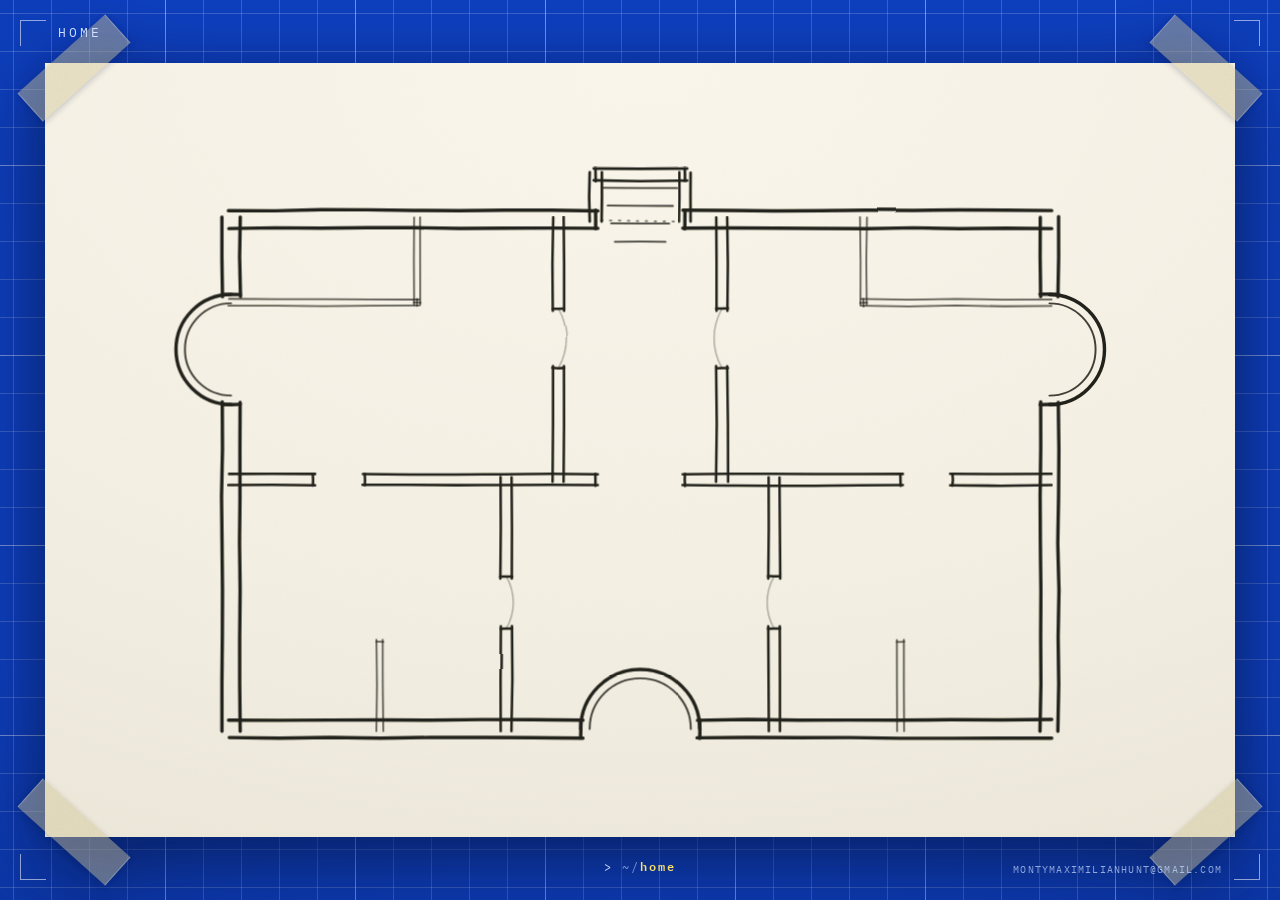
<file: index.html>
<!DOCTYPE html>
<html lang="en">
<head>
  <meta charset="UTF-8" />
  <meta name="viewport" content="width=device-width, initial-scale=1.0" />
  <title>Monty Hunt — The House</title>
  <link rel="preconnect" href="https://fonts.googleapis.com" />
  <link rel="preconnect" href="https://fonts.gstatic.com" crossorigin />
  <link href="https://fonts.googleapis.com/css2?family=Cinzel:wght@600;700;800&family=EB+Garamond:ital,wght@0,400;0,500;0,600;1,400;1,500;1,600&family=Oswald:wght@500;600;700&family=IBM+Plex+Mono:wght@400;500;600&display=swap" rel="stylesheet" />
  <style>
    :root{
      --mat:#0E3FBE; --mat-deep:#0A2E8C; --mat-line:rgba(255,255,255,0.18); --mat-line2:rgba(255,255,255,0.30);
      --hud:#CFE0FF; --hud-bright:#FFFFFF;
      --paper:#F3EFE3; --ink:#23221B; --ink-soft:#6C6D60;
      --mono:'IBM Plex Mono',ui-monospace,monospace;
    }
    *{box-sizing:border-box;margin:0;padding:0;}
    html,body{height:100%;}
    body{
      font-family:var(--mono);overflow:hidden;
      background:
        radial-gradient(130% 120% at 50% 42%, var(--mat) 0%, var(--mat) 46%, var(--mat-deep) 100%);
      display:flex;align-items:center;justify-content:center;
    }
    /* blueprint grid + heavier rule */
    .mat{position:fixed;inset:0;z-index:0;pointer-events:none;
      background-image:
        linear-gradient(var(--mat-line) 1px,transparent 1px),
        linear-gradient(90deg,var(--mat-line) 1px,transparent 1px),
        linear-gradient(var(--mat-line2) 1.4px,transparent 1.4px),
        linear-gradient(90deg,var(--mat-line2) 1.4px,transparent 1.4px);
      background-size:38px 38px,38px 38px,190px 190px,190px 190px;
      background-position:center;}
    .mat::after{content:'';position:absolute;inset:0;
      background:radial-gradient(120% 120% at 50% 40%,transparent 60%,rgba(5,20,70,0.45) 100%);}

    /* HUD on the mat */
    .hud{position:fixed;inset:0;z-index:30;pointer-events:none;font-family:var(--mono);color:var(--hud);}
    .hud .br{position:absolute;width:26px;height:26px;border:1.5px solid rgba(255,255,255,0.55);}
    .hud .tl{top:20px;left:20px;border-right:0;border-bottom:0;}
    .hud .tr{top:20px;right:20px;border-left:0;border-bottom:0;}
    .hud .bl{bottom:20px;left:20px;border-right:0;border-top:0;}
    .hud .brc{bottom:20px;right:20px;border-left:0;border-top:0;}
    .hud .t{position:absolute;font-size:11px;letter-spacing:.2em;text-transform:uppercase;}
    .hud .h-tl{top:24px;left:58px;} .hud .h-tr{top:24px;right:58px;text-align:right;}
    .hud .h-bl{bottom:24px;left:58px;} .hud .h-br{bottom:24px;right:58px;text-align:right;}
    .hud b{color:var(--hud-bright);font-weight:600;}
    .hud .status{position:absolute;bottom:24px;left:50%;transform:translateX(-50%);font-size:12px;letter-spacing:.16em;}
    .hud .status .pf{opacity:.6;} .hud .status #cmd{color:#FFE16B;font-weight:600;}
    .hud a{color:var(--hud);text-decoration:none;pointer-events:auto;}
    .hud a:hover{color:var(--hud-bright);}

    /* the paper */
    .stage{position:relative;z-index:10;width:100vw;height:100vh;display:flex;align-items:center;justify-content:center;}
    .paper{position:relative;width:min(93vw, calc(91vh * 1.538));aspect-ratio:1600 / 1040;
      background:radial-gradient(135% 130% at 50% 0%, #FAF6EB 0%, var(--paper) 55%, #E8E3D4 100%);
      transform:none;
      filter:drop-shadow(0 30px 46px rgba(6,18,60,0.5)) drop-shadow(0 10px 18px rgba(6,18,60,0.32));
      opacity:0;animation:land .8s cubic-bezier(.18,.9,.24,1.02) .15s forwards;}
    @keyframes land{
      0%{opacity:0;transform:translateY(-46px) scale(1.035);}
      70%{opacity:1;transform:translateY(5px) scale(.997);}
      100%{opacity:1;transform:translateY(0) scale(1);}}
    .paper::after{content:'';position:absolute;inset:0;pointer-events:none;mix-blend-mode:multiply;opacity:.5;
      background-image:url("data:image/svg+xml,%3Csvg xmlns='http://www.w3.org/2000/svg' width='240' height='240'%3E%3Cfilter id='n'%3E%3CfeTurbulence type='fractalNoise' baseFrequency='0.8' numOctaves='3' stitchTiles='stitch'/%3E%3CfeColorMatrix type='saturate' values='0'/%3E%3C/filter%3E%3Crect width='240' height='240' filter='url(%23n)' opacity='0.05'/%3E%3C/svg%3E");}
    .paper svg{position:absolute;inset:0;width:100%;height:100%;display:block;}

    /* edge smudges */
    .smudge{position:absolute;pointer-events:none;mix-blend-mode:multiply;border-radius:50%;opacity:0;
      transition:opacity 1s ease;}
    .sm1{width:120px;height:60px;left:-10px;top:32%;background:radial-gradient(ellipse,rgba(70,60,40,.13),transparent 70%);transform:rotate(-18deg);}
    .sm2{width:150px;height:70px;right:4%;bottom:-12px;background:radial-gradient(ellipse,rgba(70,60,40,.11),transparent 70%);}
    .sm3{width:90px;height:90px;right:-8px;top:24%;background:radial-gradient(circle,rgba(80,70,45,.12),transparent 68%);}
    .sm4{width:70px;height:70px;left:18%;bottom:-6px;background:radial-gradient(circle,rgba(80,70,45,.10),transparent 68%);}

    /* corner tape */
    .tape{position:absolute;width:118px;height:38px;background:rgba(212,200,150,0.42);
      box-shadow:0 2px 6px rgba(6,18,60,.18);opacity:0;
      border-left:1px solid rgba(255,255,255,.25);border-right:1px solid rgba(255,255,255,.25);}
    .tape::after{content:'';position:absolute;inset:0;mix-blend-mode:multiply;opacity:.5;
      background-image:url("data:image/svg+xml,%3Csvg xmlns='http://www.w3.org/2000/svg' width='80' height='40'%3E%3Cfilter id='t'%3E%3CfeTurbulence type='fractalNoise' baseFrequency='0.6' numOctaves='2'/%3E%3CfeColorMatrix type='saturate' values='0'/%3E%3C/filter%3E%3Crect width='80' height='40' filter='url(%23t)' opacity='0.12'/%3E%3C/svg%3E");}
    .tp1{top:-14px;left:-30px;transform:rotate(-42deg);}
    .tp2{top:-14px;right:-30px;transform:rotate(42deg);}
    .tp3{bottom:-14px;left:-30px;transform:rotate(42deg);}
    .tp4{bottom:-14px;right:-30px;transform:rotate(-42deg);}
    .taped .tape{animation:tapeOn .35s ease forwards;}
    .taped .tp1{animation-delay:.0s;} .taped .tp2{animation-delay:.08s;}
    .taped .tp3{animation-delay:.16s;} .taped .tp4{animation-delay:.24s;}
    @keyframes tapeOn{0%{opacity:0;transform:scale(1.25) var(--rot);}100%{opacity:1;}}
    /* enter-room fade */
    #enter-fade{position:fixed;inset:0;z-index:60;background:#9C2A22;opacity:0;pointer-events:none;
      transition:opacity .48s ease;}
  </style>
</head>
<body>
  <div class="mat"></div>
  <div class="hud">
    <span class="br tl"></span><span class="br tr"></span><span class="br bl"></span><span class="br brc"></span>
    <div class="t h-tl" style="font-size:13px;letter-spacing:.22em;">HOME</div>
    <div class="t h-br" style="font-size:10px;letter-spacing:.12em;opacity:.7;"><a href="mailto:montymaximilianhunt@gmail.com">montymaximilianhunt@gmail.com</a></div>
    <div class="status">&gt; <span class="pf">~/</span><span id="cmd">home</span></div>
  </div>

  <div class="stage">
    <div class="paper" id="paper">
      <span class="smudge sm1"></span><span class="smudge sm2"></span><span class="smudge sm3"></span><span class="smudge sm4"></span>
      <div id="plan"></div>
      <span class="tape tp1"></span><span class="tape tp2"></span><span class="tape tp3"></span><span class="tape tp4"></span>
    </div>
  </div>
  <div id="enter-fade"></div>

  <script src="plan.js"></script>
</body>
</html>
</file>
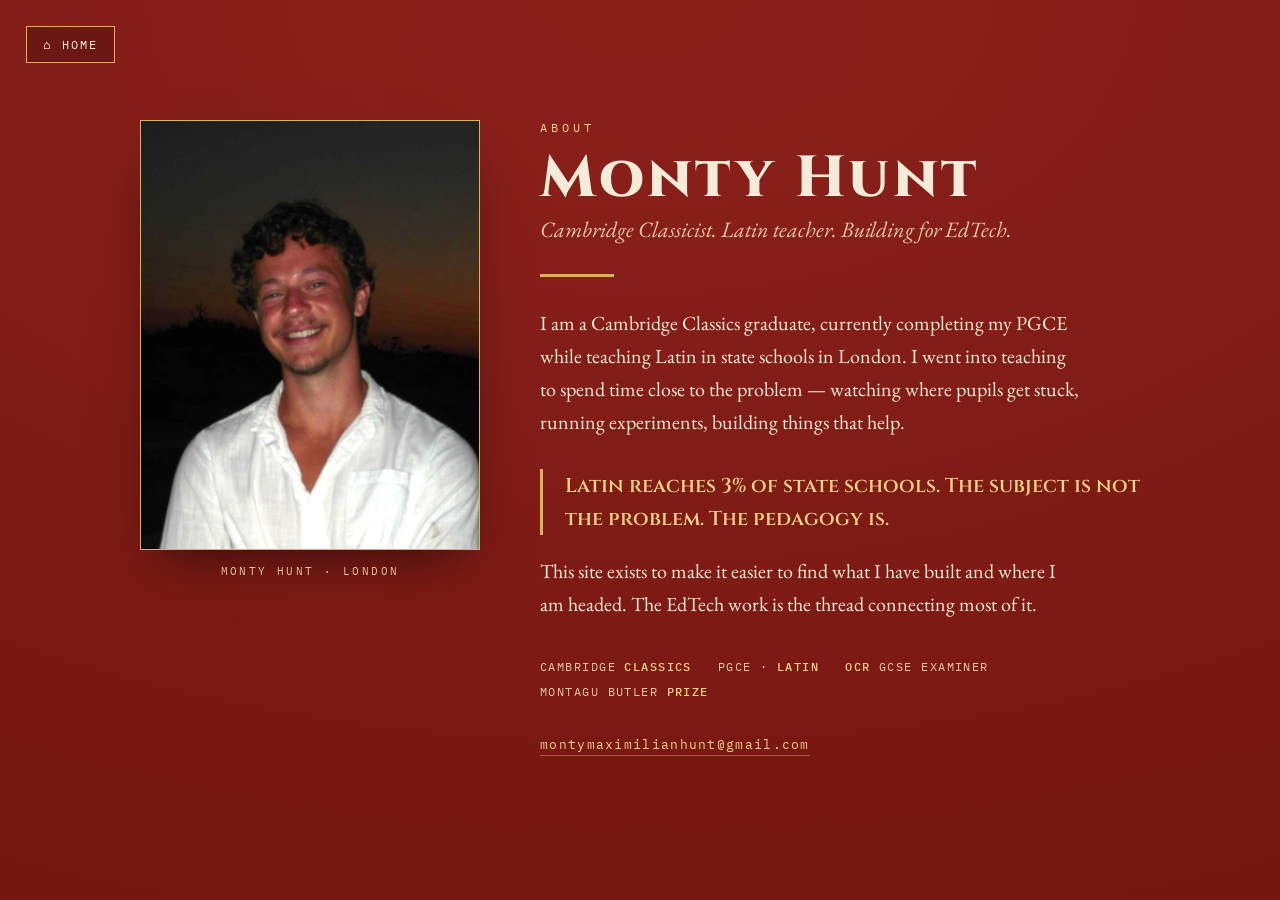
<file: about.html>
<!DOCTYPE html>
<html lang="en">
<head>
<meta charset="UTF-8" />
<meta name="viewport" content="width=device-width, initial-scale=1.0" />
<title>Monty Hunt</title>
<link rel="preconnect" href="https://fonts.googleapis.com" />
<link rel="preconnect" href="https://fonts.gstatic.com" crossorigin />
<link href="https://fonts.googleapis.com/css2?family=Cinzel:wght@600;700;800&family=EB+Garamond:ital,wght@0,400;0,500;0,600;1,400;1,500&family=IBM+Plex+Mono:wght@400;500&display=swap" rel="stylesheet" />
<style>
  :root{--ground:#8C211C;--ground2:#74160F;--ink:#F4ECD8;--soft:#E3C9A0;--gold:#D9B25A;--gold-hi:#F0D588;}
  *{box-sizing:border-box;margin:0;padding:0;}
  html,body{min-height:100%;}
  html{background:#74160F;}
  body{font-family:'EB Garamond',serif;color:#F4ECD8;overflow-x:hidden;min-height:100vh;
    background:radial-gradient(130% 110% at 50% 0%,#8C211C 0%,#74160F 100%);}
  .home{position:fixed;top:26px;left:26px;z-index:20;display:inline-flex;align-items:center;gap:9px;
    font-family:'IBM Plex Mono',monospace;font-size:12px;letter-spacing:.18em;text-transform:uppercase;
    color:#F4ECD8;text-decoration:none;padding:10px 16px;border:1.5px solid #D9B25A;
    background:rgba(0,0,0,.18);transition:background .25s,color .25s;}
  .home:hover{background:#D9B25A;color:#74160F;}
  .wrap{max-width:1080px;margin:0 auto;padding:120px 40px 90px;
    display:grid;grid-template-columns:340px 1fr;gap:60px;align-items:start;}
  @media(max-width:820px){.wrap{grid-template-columns:1fr;gap:36px;padding-top:100px;}}
  .portrait img{display:block;width:340px;height:430px;object-fit:cover;object-position:center top;
    border:1px solid #D9B25A;box-shadow:0 24px 50px -20px rgba(0,0,0,.6);}
  @media(max-width:820px){.portrait img{width:260px;height:330px;margin:0 auto;}}
  .cap{margin-top:14px;font-family:'IBM Plex Mono',monospace;font-size:11px;letter-spacing:.22em;
    text-transform:uppercase;color:#E3C9A0;text-align:center;}
  .eyebrow{font-family:'IBM Plex Mono',monospace;font-size:12px;letter-spacing:.34em;text-transform:uppercase;color:#F0D588;margin-bottom:14px;}
  h1{font-family:'Cinzel',serif;font-weight:800;font-size:58px;letter-spacing:.06em;line-height:1.04;margin:0 0 6px;}
  .role{font-style:italic;font-size:22px;color:#E3C9A0;margin-bottom:30px;}
  .rule{width:74px;height:3px;background:#D9B25A;margin:0 0 30px;}
  .bio p{font-size:20px;line-height:1.65;margin-bottom:20px;max-width:54ch;}
  .pull{font-family:'Cinzel',serif;font-weight:600;font-size:24px;line-height:1.4;color:#F0D588;
    border-left:3px solid #D9B25A;padding-left:22px;margin:30px 0;max-width:46ch;}
  .meta{margin-top:38px;display:flex;flex-wrap:wrap;gap:10px 26px;font-family:'IBM Plex Mono',monospace;
    font-size:12px;letter-spacing:.12em;color:#E3C9A0;text-transform:uppercase;}
  .meta b{color:#F0D588;font-weight:500;}
  .email{margin-top:34px;}
  .email a{font-family:'IBM Plex Mono',monospace;font-size:13px;letter-spacing:.1em;
    color:#F0D588;text-decoration:none;border-bottom:1px solid rgba(240,213,136,.35);padding-bottom:2px;}
  .email a:hover{border-color:#F0D588;}
  .fade{position:fixed;inset:0;z-index:50;background:#8C211C;pointer-events:none;animation:rev .7s ease forwards;}
  @keyframes rev{to{opacity:0;}}
</style>
</head>
<body>
  <a class="home" href="index.html">&#8962; Home</a>
  <div class="wrap">
    <div class="portrait">
      <img src="images/monty.jpg" alt="Monty Hunt" />
      <div class="cap">Monty Hunt &middot; London</div>
    </div>
    <div>
      <div class="eyebrow">About</div>
      <h1>Monty Hunt</h1>
      <div class="role">Cambridge Classicist. Latin teacher. Building for EdTech.</div>
      <div class="rule"></div>
      <div class="bio">
        <p>I am a Cambridge Classics graduate, currently completing my PGCE while teaching Latin in state schools in London. I went into teaching to spend time close to the problem &#8212; watching where pupils get stuck, running experiments, building things that help.</p>
        <p class="pull">Latin reaches 3% of state schools. The subject is not the problem. The pedagogy is.</p>
        <p>This site exists to make it easier to find what I have built and where I am headed. The EdTech work is the thread connecting most of it.</p>
      </div>
      <div class="meta">
        <span>Cambridge <b>Classics</b></span>
        <span>PGCE &middot; <b>Latin</b></span>
        <span><b>OCR</b> GCSE Examiner</span>
        <span>Montagu Butler <b>Prize</b></span>
      </div>
      <div class="email">
        <a href="mailto:montymaximilianhunt@gmail.com">montymaximilianhunt@gmail.com</a>
      </div>
    </div>
  </div>
  <div class="fade"></div>
</body>
</html>
</file>
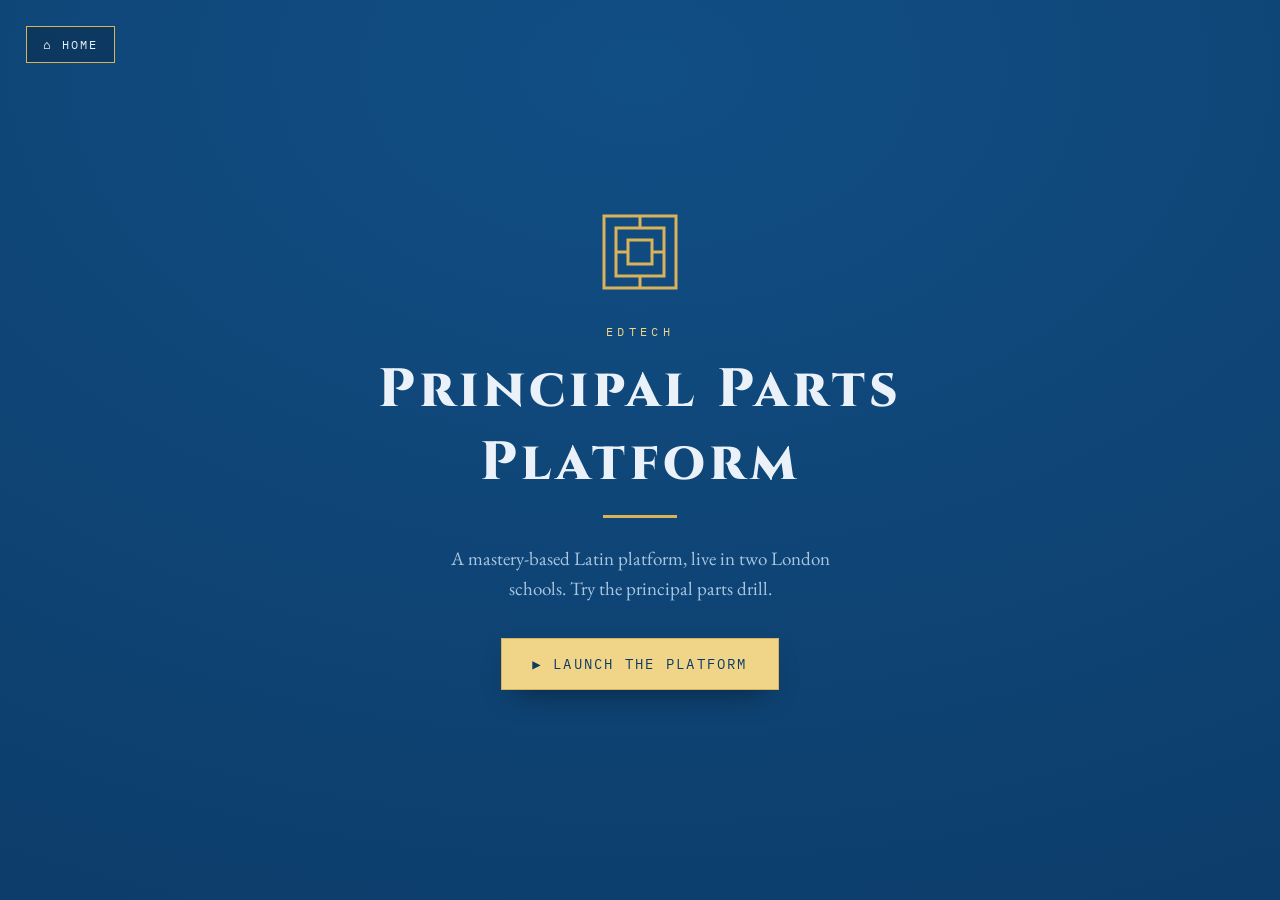
<file: edtech.html>
<!DOCTYPE html>
<html lang="en">
<head>
<meta charset="UTF-8" />
<meta name="viewport" content="width=device-width, initial-scale=1.0" />
<title>Principal Parts Platform</title>
<link rel="preconnect" href="https://fonts.googleapis.com" />
<link rel="preconnect" href="https://fonts.gstatic.com" crossorigin />
<link href="https://fonts.googleapis.com/css2?family=Cinzel:wght@600;700;800&family=EB+Garamond:ital,wght@0,400;0,500;1,400;1,500&family=IBM+Plex+Mono:wght@400;500&display=swap" rel="stylesheet" />
<style>
  *{box-sizing:border-box;margin:0;padding:0;}
  html,body{height:100%;}
  body{font-family:'EB Garamond',serif;color:#EAF1F8;overflow:hidden;
    background:radial-gradient(130% 120% at 50% 8%,#114E84 0%,#0C3A66 100%);
    display:flex;align-items:center;justify-content:center;text-align:center;}
  .home{position:fixed;top:26px;left:26px;z-index:20;display:inline-flex;align-items:center;gap:9px;
    font-family:'IBM Plex Mono',monospace;font-size:12px;letter-spacing:.18em;text-transform:uppercase;
    color:#EAF1F8;text-decoration:none;padding:10px 16px;border:1.5px solid #D9B25A;
    background:rgba(0,0,0,.2);transition:background .25s,color .25s;}
  .home:hover{background:#D9B25A;color:#0C3A66;}
  .center{position:relative;padding:40px;max-width:680px;}
  .maze{margin:0 auto 30px;display:block;}
  .eyebrow{font-family:'IBM Plex Mono',monospace;font-size:12px;letter-spacing:.36em;text-transform:uppercase;color:#F0D588;margin-bottom:14px;}
  h1{font-family:'Cinzel',serif;font-weight:800;font-size:54px;letter-spacing:.08em;margin:0 0 16px;}
  .rule{width:74px;height:3px;background:#D9B25A;margin:0 auto 26px;}
  .note{font-size:19px;line-height:1.6;color:#A9C6E0;max-width:46ch;margin:0 auto 34px;}
  .launch{display:inline-flex;align-items:center;gap:12px;font-family:'IBM Plex Mono',monospace;
    font-size:14px;letter-spacing:.16em;text-transform:uppercase;text-decoration:none;
    color:#0C3A66;background:#F0D588;padding:16px 30px;border:1.5px solid #D9B25A;
    transition:transform .2s,box-shadow .2s;box-shadow:0 12px 30px -14px rgba(0,0,0,.6);}
  .launch:hover{transform:translateY(-3px);box-shadow:0 20px 40px -16px rgba(0,0,0,.6);}
  .fade{position:fixed;inset:0;z-index:50;background:#114E84;pointer-events:none;animation:rev .7s ease forwards;}
  @keyframes rev{to{opacity:0;}}
</style>
</head>
<body>
  <a class="home" href="index.html">&#8962; Home</a>
  <div class="center">
    <svg class="maze" width="84" height="84" viewBox="0 0 84 84" fill="none" stroke="#D9B25A" stroke-width="3">
      <rect x="6" y="6" width="72" height="72"/>
      <rect x="18" y="18" width="48" height="48"/>
      <rect x="30" y="30" width="24" height="24"/>
      <path d="M42 6 V18 M66 42 H54 M42 78 V66 M18 42 H30" stroke-width="3"/>
    </svg>
    <div class="eyebrow">EdTech</div>
    <h1>Principal Parts Platform</h1>
    <div class="rule"></div>
    <p class="note">A mastery-based Latin platform, live in two London schools. Try the principal parts drill.</p>
    <a class="launch" href="platform-demo.html">&#9654; Launch the platform</a>
  </div>
  <div class="fade"></div>
</body>
</html>
</file>
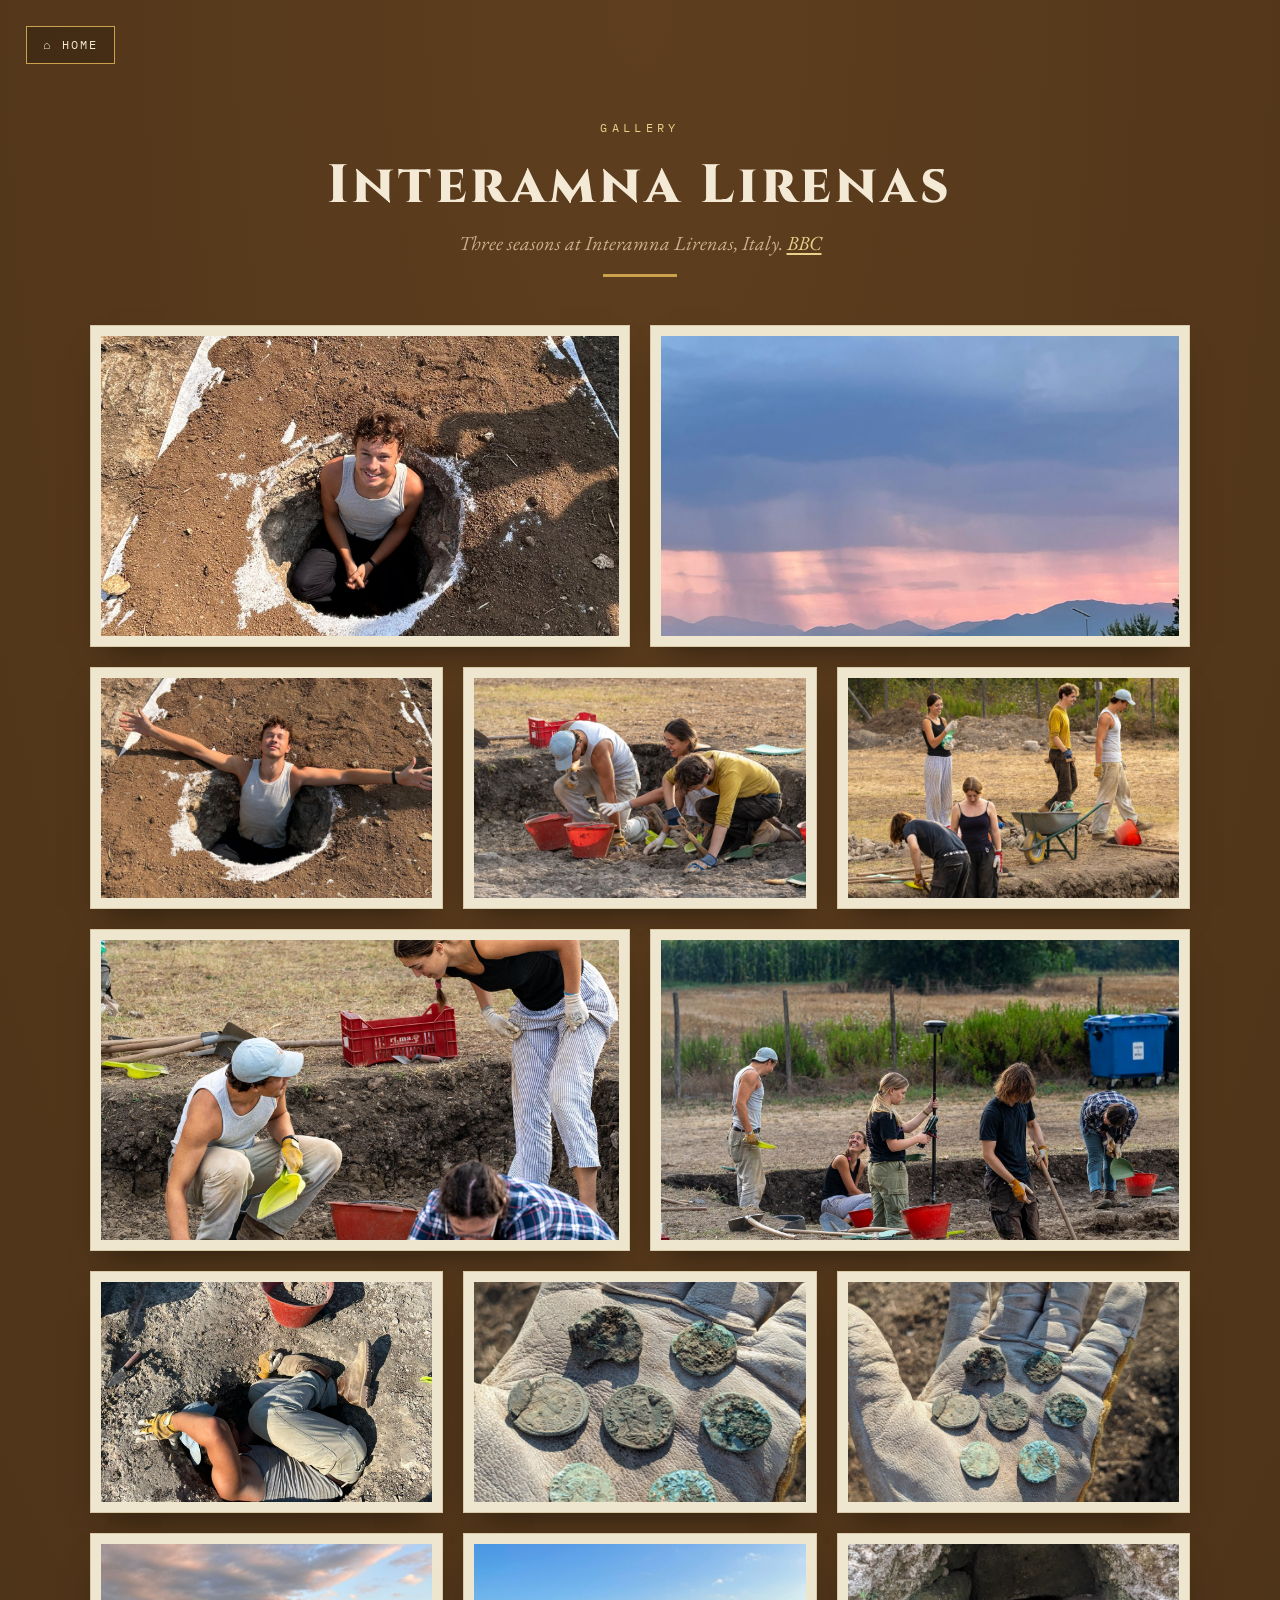
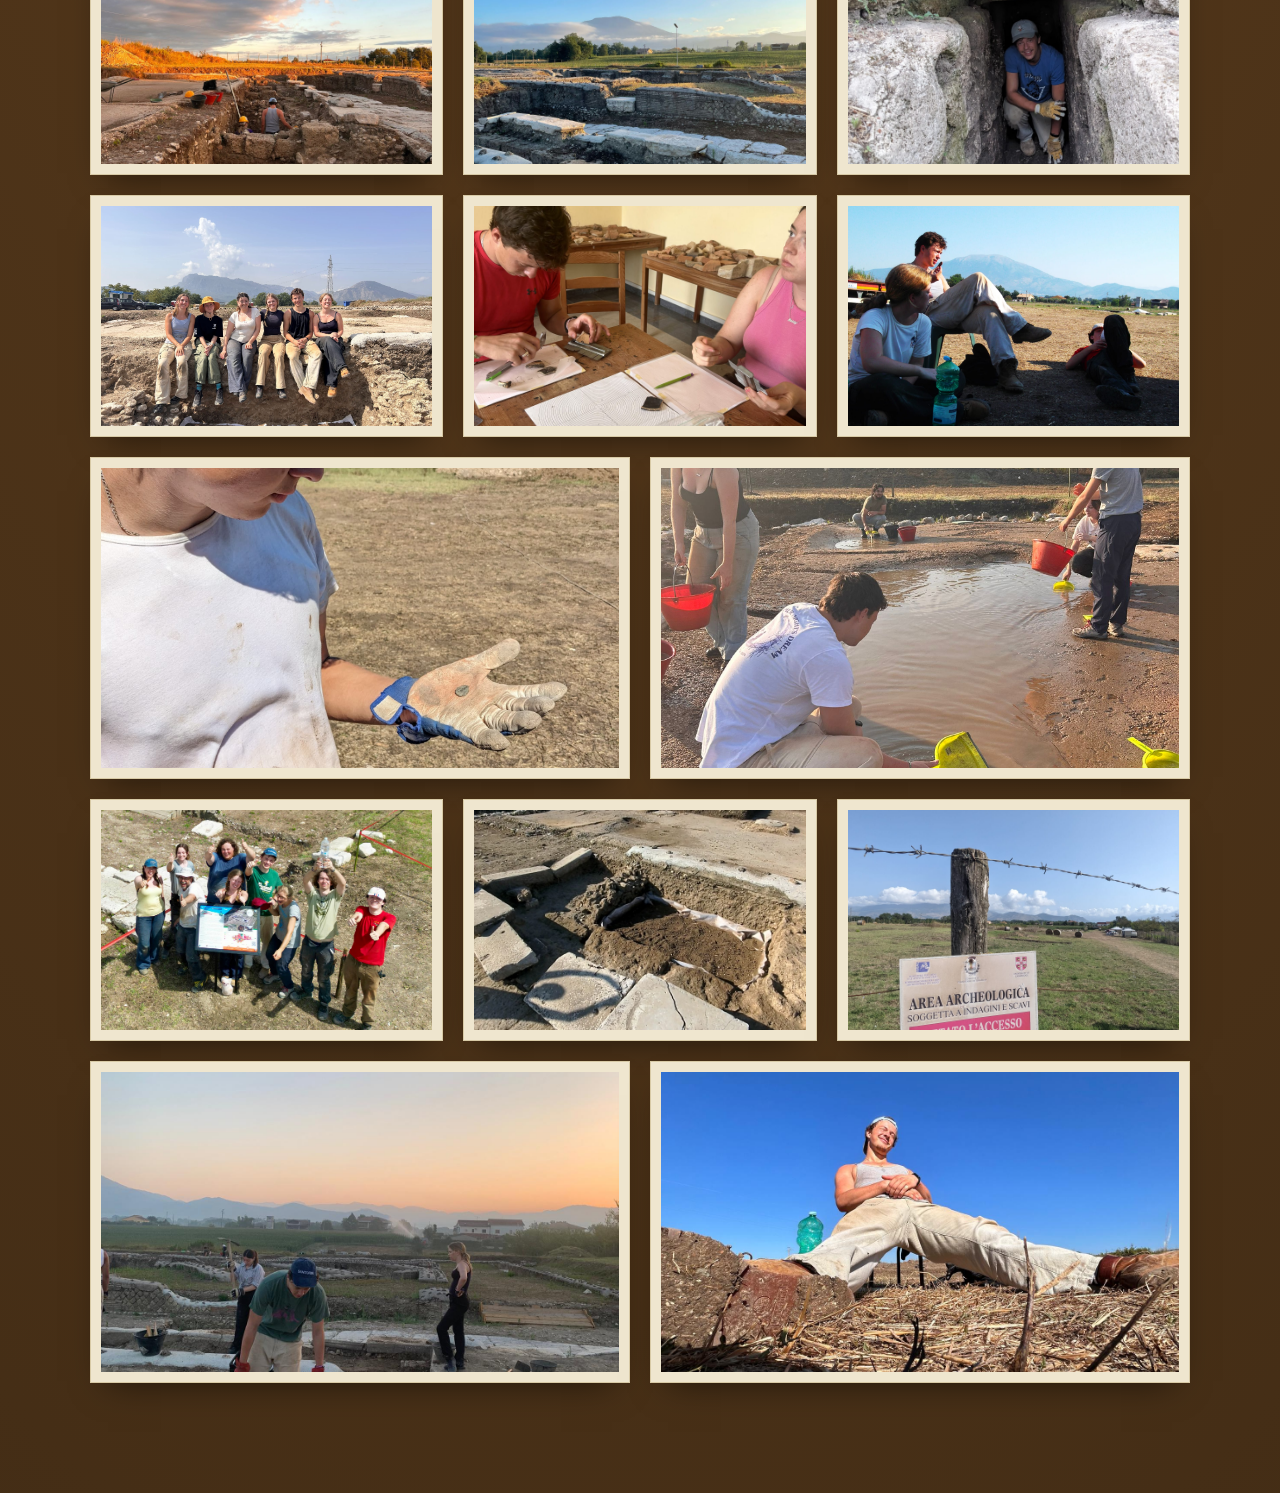
<file: gallery.html>
<!DOCTYPE html>
<html lang="en">
<head>
<meta charset="UTF-8" />
<meta name="viewport" content="width=device-width, initial-scale=1.0" />
<title>Gallery</title>
<link rel="preconnect" href="https://fonts.googleapis.com" />
<link rel="preconnect" href="https://fonts.gstatic.com" crossorigin />
<link href="https://fonts.googleapis.com/css2?family=Cinzel:wght@600;700;800&family=EB+Garamond:ital,wght@0,400;0,500;1,400;1,500&family=IBM+Plex+Mono:wght@400;500&display=swap" rel="stylesheet" />
<style>
  *{box-sizing:border-box;margin:0;padding:0;}
  html,body{min-height:100%;}
  html{background:#422C15;}
  body{font-family:'EB Garamond',serif;color:#F3E9D5;overflow-x:hidden;min-height:100vh;
    background:radial-gradient(130% 120% at 50% 0%,#5E3E1E 0%,#422C15 100%);}
  .home{position:fixed;top:26px;left:26px;z-index:20;display:inline-flex;align-items:center;gap:9px;
    font-family:'IBM Plex Mono',monospace;font-size:12px;letter-spacing:.18em;text-transform:uppercase;
    color:#F3E9D5;text-decoration:none;padding:10px 16px;border:1.5px solid #C9A24B;
    background:rgba(0,0,0,.2);transition:background .25s,color .25s;}
  .home:hover{background:#C9A24B;color:#422C15;}
  .wrap{max-width:1180px;margin:0 auto;padding:120px 40px 90px;}
  .head{text-align:center;margin-bottom:48px;}
  .eyebrow{font-family:'IBM Plex Mono',monospace;font-size:12px;letter-spacing:.36em;text-transform:uppercase;color:#EAD08A;margin-bottom:14px;}
  h1{font-family:'Cinzel',serif;font-weight:800;font-size:54px;letter-spacing:.07em;margin:0 0 8px;}
  .lede{font-style:italic;font-size:20px;color:#CBB28C;}
  .rule{width:74px;height:3px;background:#C9A24B;margin:18px auto 0;}
  .grid{display:grid;grid-template-columns:repeat(6,1fr);gap:20px;margin-bottom:20px;}
  .frame{background:#EFE6CF;padding:10px;box-shadow:0 16px 34px -18px rgba(0,0,0,.6);border:1px solid #d8caa6;}
  .frame img{display:block;width:100%;object-fit:cover;}
  .f-a{grid-column:span 3;} .f-b{grid-column:span 3;}
  .f-c{grid-column:span 2;} .f-d{grid-column:span 2;} .f-e{grid-column:span 2;}
  .f-a img,.f-b img{height:300px;}
  .f-c img,.f-d img,.f-e img{height:220px;}
  @media(max-width:820px){
    .grid{grid-template-columns:1fr 1fr;}
    .f-a,.f-b,.f-c,.f-d,.f-e{grid-column:span 1;}
    .f-a img,.f-b img,.f-c img,.f-d img,.f-e img{height:180px;}
  }
  .fade{position:fixed;inset:0;z-index:50;background:#5E3E1E;pointer-events:none;animation:rev .7s ease forwards;}
  @keyframes rev{to{opacity:0;}}
</style>
</head>
<body>
  <a class="home" href="index.html">&#8962; Home</a>
  <div class="wrap">
    <div class="head">
      <div class="eyebrow">Gallery</div>
      <h1>Interamna Lirenas</h1>
      <div class="lede">Three seasons at Interamna Lirenas, Italy. <a href="https://www.bbc.co.uk/news/uk-england-cambridgeshire-67684235" target="_blank" rel="noopener" style="color:#EAD08A;text-underline-offset:3px;">BBC</a></div>
      <div class="rule"></div>
    </div>
    <div class="grid">
      <div class="frame f-a"><img src="images/gallery-01.jpeg" alt="" /></div>
      <div class="frame f-b"><img src="images/gallery-02.jpeg" alt="" /></div>
      <div class="frame f-c"><img src="images/gallery-03.jpeg" alt="" /></div>
      <div class="frame f-d"><img src="images/gallery-04.jpeg" alt="" /></div>
      <div class="frame f-e"><img src="images/gallery-05.jpeg" alt="" /></div>
    </div>
    <div class="grid">
      <div class="frame f-a"><img src="images/gallery-06.jpeg" alt="" /></div>
      <div class="frame f-b"><img src="images/gallery-07.jpeg" alt="" /></div>
      <div class="frame f-c"><img src="images/gallery-08.jpeg" alt="" /></div>
      <div class="frame f-d"><img src="images/gallery-09.jpeg" alt="" /></div>
      <div class="frame f-e"><img src="images/gallery-10.jpeg" alt="" /></div>
    </div>
    <div class="grid">
      <div class="frame f-c"><img src="images/gallery-11.jpeg" alt="" /></div>
      <div class="frame f-c"><img src="images/gallery-12.jpeg" alt="" /></div>
      <div class="frame f-c"><img src="images/gallery-13.jpeg" alt="" /></div>
      <div class="frame f-c"><img src="images/gallery-14.jpeg" alt="" /></div>
      <div class="frame f-c"><img src="images/gallery-15.jpeg" alt="" /></div>
      <div class="frame f-c"><img src="images/gallery-16.jpeg" alt="" /></div>
    </div>
    <div class="grid">
      <div class="frame f-b"><img src="images/gallery-17.jpeg" alt="" /></div>
      <div class="frame f-b"><img src="images/gallery-18.jpeg" alt="" /></div>
      <div class="frame f-c"><img src="images/gallery-19.jpeg" alt="" /></div>
      <div class="frame f-d"><img src="images/gallery-20.jpeg" alt="" /></div>
      <div class="frame f-e"><img src="images/gallery-21.jpeg" alt="" /></div>
    </div>
    <div class="grid">
      <div class="frame f-a"><img src="images/gallery-22.jpeg" alt="" /></div>
      <div class="frame f-b"><img src="images/gallery-23.jpeg" alt="" /></div>
    </div>
  </div>
  <div class="fade"></div>
</body>
</html>
</file>
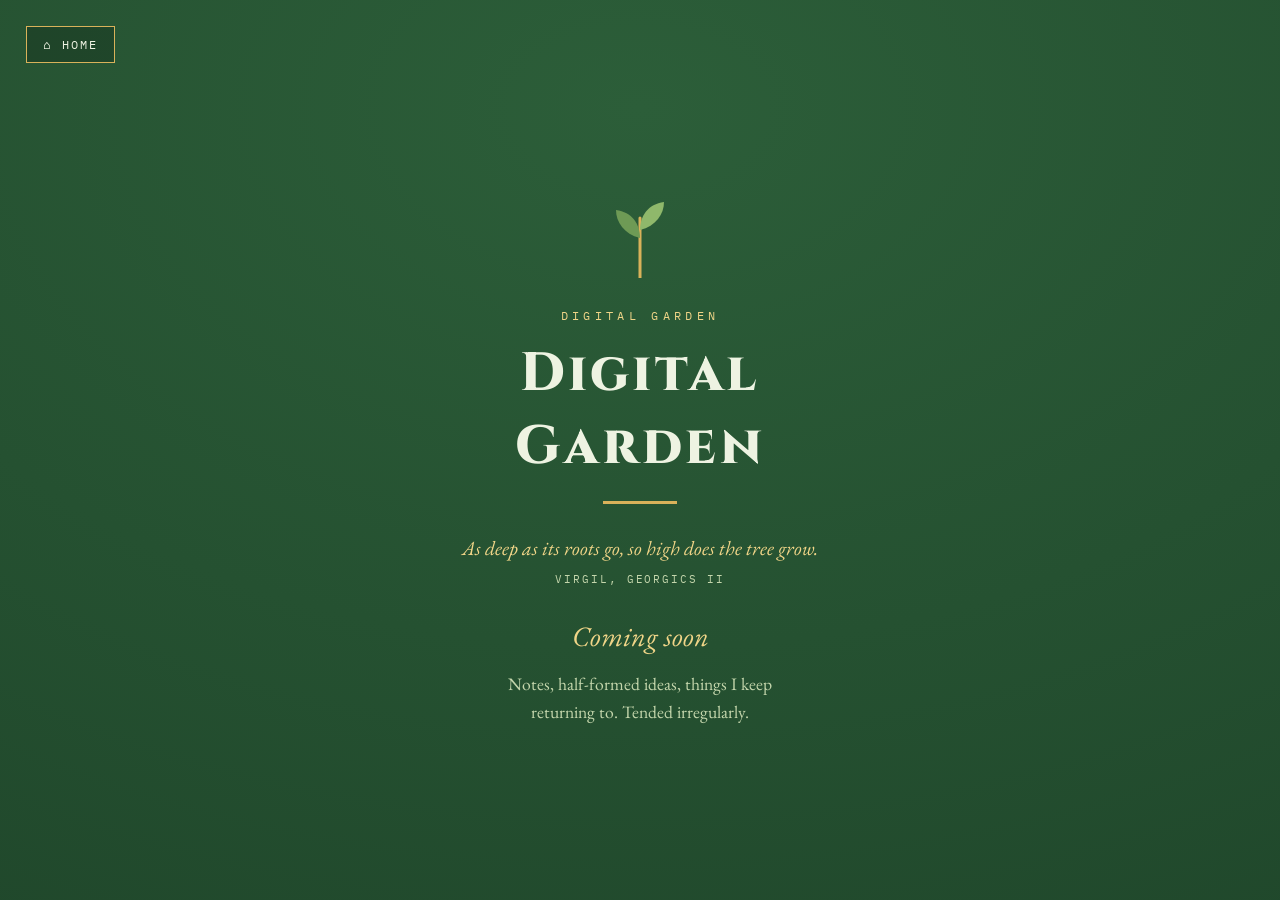
<file: garden.html>
<!DOCTYPE html>
<html lang="en">
<head>
<meta charset="UTF-8" />
<meta name="viewport" content="width=device-width, initial-scale=1.0" />
<title>Digital Garden</title>
<link rel="preconnect" href="https://fonts.googleapis.com" />
<link rel="preconnect" href="https://fonts.gstatic.com" crossorigin />
<link href="https://fonts.googleapis.com/css2?family=Cinzel:wght@600;700;800&family=EB+Garamond:ital,wght@0,400;0,500;1,400;1,500&family=IBM+Plex+Mono:wght@400;500&display=swap" rel="stylesheet" />
<style>
  *{box-sizing:border-box;margin:0;padding:0;}
  html,body{height:100%;}
  body{font-family:'EB Garamond',serif;color:#EEF3E2;overflow:hidden;
    background:radial-gradient(130% 120% at 50% 12%,#2C5E39 0%,#1E4429 100%);
    display:flex;align-items:center;justify-content:center;text-align:center;}
  .home{position:fixed;top:26px;left:26px;z-index:20;display:inline-flex;align-items:center;gap:9px;
    font-family:'IBM Plex Mono',monospace;font-size:12px;letter-spacing:.18em;text-transform:uppercase;
    color:#EEF3E2;text-decoration:none;padding:10px 16px;border:1.5px solid #D9B25A;
    background:rgba(0,0,0,.18);transition:background .25s,color .25s;}
  .home:hover{background:#D9B25A;color:#1E4429;}
  .center{position:relative;padding:40px;max-width:520px;}
  .sprout{margin:0 auto 30px;display:block;}
  .stem{transform-box:fill-box;transform-origin:center bottom;animation:grow 5s ease-in-out infinite;}
  @keyframes grow{0%,100%{transform:rotate(-2deg)}50%{transform:rotate(2deg)}}
  .eyebrow{font-family:'IBM Plex Mono',monospace;font-size:12px;letter-spacing:.36em;text-transform:uppercase;color:#F0D588;margin-bottom:14px;}
  h1{font-family:'Cinzel',serif;font-weight:800;font-size:54px;letter-spacing:.07em;margin:0 0 18px;}
  .rule{width:74px;height:3px;background:#D9B25A;margin:0 auto 28px;}
  .quote{font-style:italic;font-size:1.25rem;color:#F0D588;line-height:1.6;margin-bottom:8px;}
  .attr{font-family:'IBM Plex Mono',monospace;font-size:11px;letter-spacing:.18em;text-transform:uppercase;color:#C4D6AC;margin-bottom:32px;}
  .soon{font-style:italic;font-size:1.75rem;color:#F0D588;margin-bottom:16px;}
  .note{font-size:1.1rem;line-height:1.6;color:#C4D6AC;max-width:38ch;margin:0 auto;}
  .fade{position:fixed;inset:0;z-index:50;background:#2C5E39;pointer-events:none;animation:rev .7s ease forwards;}
  @keyframes rev{to{opacity:0;}}
</style>
</head>
<body>
  <a class="home" href="index.html">&#8962; Home</a>
  <div class="center">
    <svg class="sprout" width="92" height="104" viewBox="0 0 92 104" fill="none">
      <g class="stem">
        <path d="M46 104 V44" stroke="#D9B25A" stroke-width="3" stroke-linecap="round"/>
        <path d="M46 64 C30 60 22 48 22 36 C38 38 46 50 46 64 Z" fill="#6E9A55"/>
        <path d="M46 56 C62 52 70 40 70 28 C54 30 46 42 46 56 Z" fill="#8FB86B"/>
      </g>
    </svg>
    <div class="eyebrow">Digital Garden</div>
    <h1>Digital Garden</h1>
    <div class="rule"></div>
    <p class="quote">As deep as its roots go, so high does the tree grow.</p>
    <p class="attr">Virgil, Georgics II</p>
    <div class="soon">Coming soon</div>
    <p class="note">Notes, half-formed ideas, things I keep returning to. Tended irregularly.</p>
  </div>
  <div class="fade"></div>
</body>
</html>
</file>
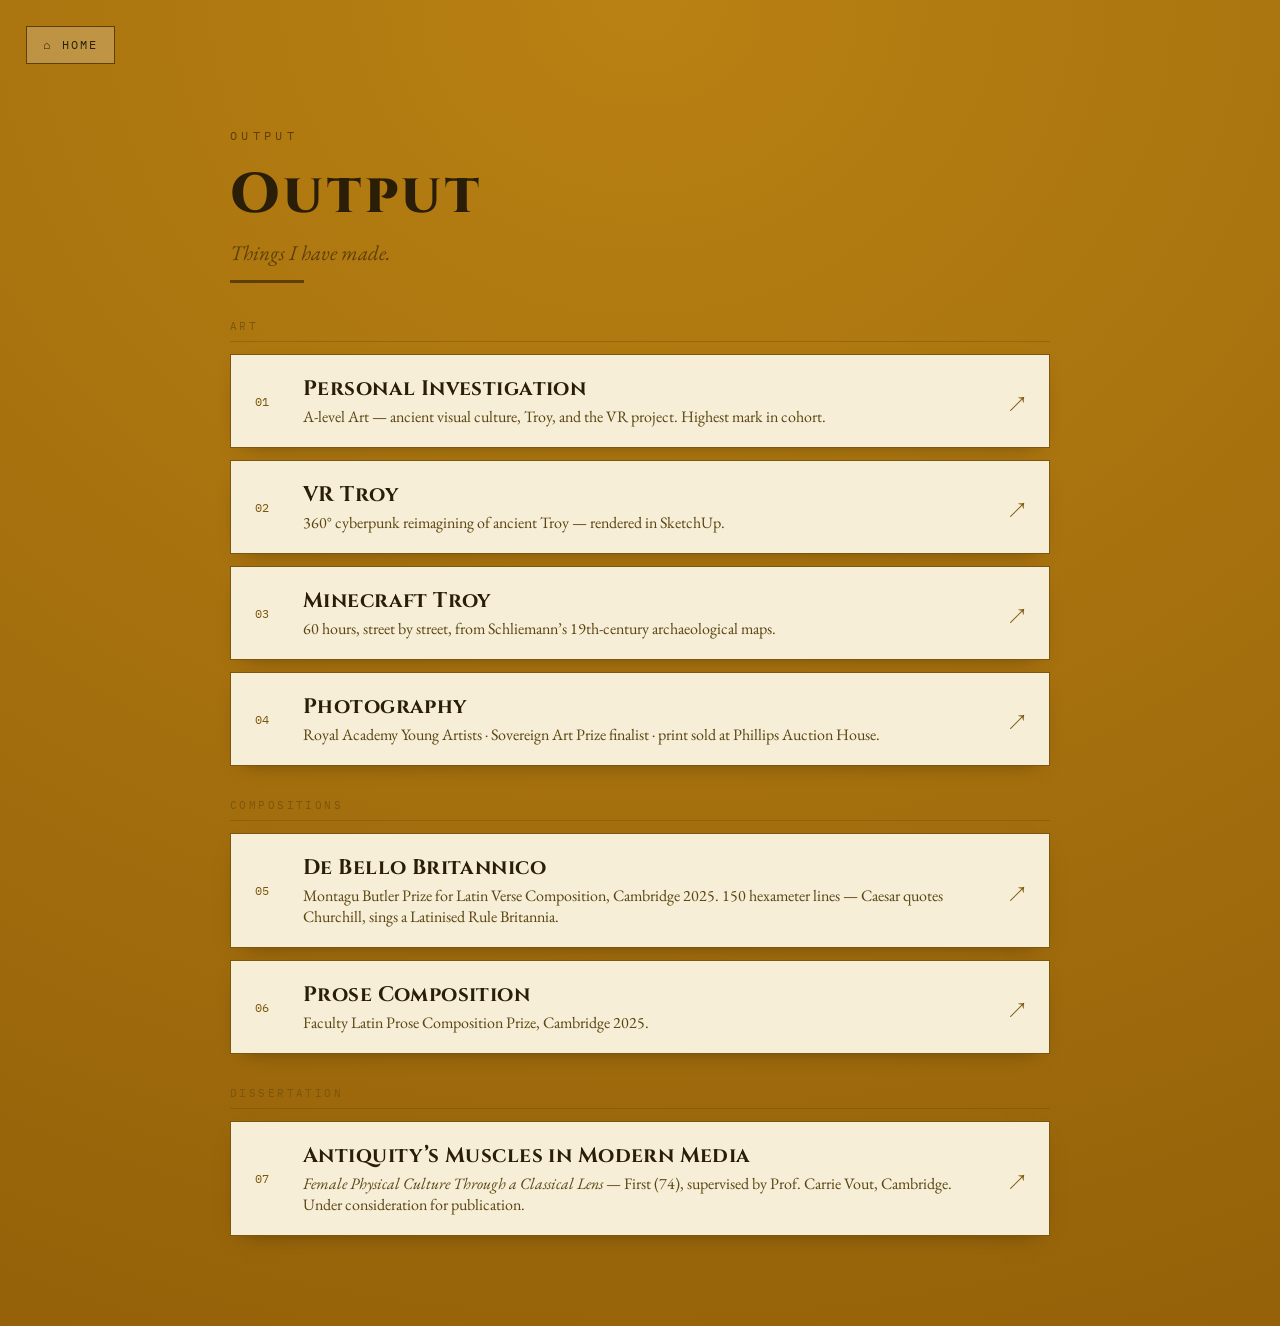
<file: output.html>
<!DOCTYPE html>
<html lang="en">
<head>
<meta charset="UTF-8" />
<meta name="viewport" content="width=device-width, initial-scale=1.0" />
<title>Output</title>
<link rel="preconnect" href="https://fonts.googleapis.com" />
<link rel="preconnect" href="https://fonts.gstatic.com" crossorigin />
<link href="https://fonts.googleapis.com/css2?family=Cinzel:wght@600;700;800&family=EB+Garamond:ital,wght@0,400;0,500;1,400;1,500&family=IBM+Plex+Mono:wght@400;500&display=swap" rel="stylesheet" />
<style>
  *{box-sizing:border-box;margin:0;padding:0;}
  html,body{min-height:100%;}
  html{background:#946109;}
  body{font-family:'EB Garamond',serif;color:#2A1E08;overflow-x:hidden;min-height:100vh;
    background:radial-gradient(130% 110% at 50% 0%,#B98113 0%,#946109 100%);}
  .home{position:fixed;top:26px;left:26px;z-index:20;display:inline-flex;align-items:center;gap:9px;
    font-family:'IBM Plex Mono',monospace;font-size:12px;letter-spacing:.18em;text-transform:uppercase;
    color:#2A1E08;text-decoration:none;padding:10px 16px;border:1.5px solid #5E3F08;
    background:rgba(255,255,255,.22);transition:background .25s,color .25s;}
  .home:hover{background:#5E3F08;color:#F6EED6;}
  .wrap{max-width:900px;margin:0 auto;padding:128px 40px 90px;}
  .eyebrow{font-family:'IBM Plex Mono',monospace;font-size:12px;letter-spacing:.36em;text-transform:uppercase;color:#5E3F08;margin-bottom:14px;}
  h1{font-family:'Cinzel',serif;font-weight:800;font-size:56px;letter-spacing:.06em;margin:0 0 6px;}
  .lede{font-style:italic;font-size:21px;color:#5E3F08;margin-bottom:14px;}
  .rule{width:74px;height:3px;background:#5E3F08;margin:0 0 36px;}
  .group-label{font-family:'IBM Plex Mono',monospace;font-size:11px;letter-spacing:.22em;text-transform:uppercase;
    color:#7A560E;margin:32px 0 12px;padding-bottom:8px;border-bottom:1px solid rgba(90,68,18,.3);}
  .group-label:first-of-type{margin-top:0;}
  .links{display:grid;gap:12px;margin-bottom:0;}
  a.card{display:flex;align-items:center;gap:20px;text-decoration:none;color:#2A1E08;
    background:#F6EED6;border:1.5px solid #7A560E;padding:20px 24px;
    transition:transform .2s,box-shadow .2s;box-shadow:0 8px 22px -14px rgba(0,0,0,.5);}
  a.card:hover{transform:translateY(-3px);box-shadow:0 16px 32px -14px rgba(0,0,0,.5);}
  .n{font-family:'IBM Plex Mono',monospace;font-size:12px;color:#7A560E;min-width:28px;flex-shrink:0;}
  .t{font-family:'Cinzel',serif;font-weight:700;font-size:21px;letter-spacing:.02em;display:block;margin-bottom:3px;}
  .d{font-size:16px;color:#5A4412;display:block;}
  .col{display:flex;flex-direction:column;flex:1;}
  .arr{font-size:20px;color:#7A560E;transition:transform .2s;flex-shrink:0;}
  a.card:hover .arr{transform:translateX(5px);}
  .fade{position:fixed;inset:0;z-index:50;background:#B98113;pointer-events:none;animation:rev .7s ease forwards;}
  @keyframes rev{to{opacity:0;}}
</style>
</head>
<body>
  <a class="home" href="index.html">&#8962; Home</a>
  <div class="wrap">
    <div class="eyebrow">Output</div>
    <h1>Output</h1>
    <div class="lede">Things I have made.</div>
    <div class="rule"></div>

    <div class="group-label">Art</div>
    <div class="links">
      <a class="card" href="files/P2T+1132F.pdf">
        <span class="n">01</span>
        <span class="col">
          <span class="t">Personal Investigation</span>
          <span class="d">A-level Art &#8212; ancient visual culture, Troy, and the VR project. Highest mark in cohort.</span>
        </span>
        <span class="arr">&#8599;</span>
      </a>
      <a class="card" href="https://www.youtube.com/watch?v=Gr7YmwOjw5g">
        <span class="n">02</span>
        <span class="col">
          <span class="t">VR Troy</span>
          <span class="d">360&#176; cyberpunk reimagining of ancient Troy &#8212; rendered in SketchUp.</span>
        </span>
        <span class="arr">&#8599;</span>
      </a>
      <a class="card" href="https://www.youtube.com/watch?v=ySbYijUCqIU">
        <span class="n">03</span>
        <span class="col">
          <span class="t">Minecraft Troy</span>
          <span class="d">60 hours, street by street, from Schliemann&#8217;s 19th-century archaeological maps.</span>
        </span>
        <span class="arr">&#8599;</span>
      </a>
      <a class="card" href="https://www.phillips.com/article/87593481/phillips-the-sovereign-art-foundation-students-prize">
        <span class="n">04</span>
        <span class="col">
          <span class="t">Photography</span>
          <span class="d">Royal Academy Young Artists &middot; Sovereign Art Prize finalist &middot; print sold at Phillips Auction House.</span>
        </span>
        <span class="arr">&#8599;</span>
      </a>
    </div>

    <div class="group-label">Compositions</div>
    <div class="links">
      <a class="card" href="files/De%20Bello%20Britannico.pdf">
        <span class="n">05</span>
        <span class="col">
          <span class="t">De Bello Britannico</span>
          <span class="d">Montagu Butler Prize for Latin Verse Composition, Cambridge 2025. 150 hexameter lines &#8212; Caesar quotes Churchill, sings a Latinised Rule Britannia.</span>
        </span>
        <span class="arr">&#8599;</span>
      </a>
      <a class="card" href="files/Prose%20Composition%202025.pdf">
        <span class="n">06</span>
        <span class="col">
          <span class="t">Prose Composition</span>
          <span class="d">Faculty Latin Prose Composition Prize, Cambridge 2025.</span>
        </span>
        <span class="arr">&#8599;</span>
      </a>
    </div>

    <div class="group-label">Dissertation</div>
    <div class="links">
      <a class="card" href="files/dissertation.pdf">
        <span class="n">07</span>
        <span class="col">
          <span class="t">Antiquity&#8217;s Muscles in Modern Media</span>
          <span class="d"><em>Female Physical Culture Through a Classical Lens</em> &#8212; First (74), supervised by Prof. Carrie Vout, Cambridge. Under consideration for publication.</span>
        </span>
        <span class="arr">&#8599;</span>
      </a>
    </div>

  </div>
  <div class="fade"></div>
</body>
</html>
</file>
